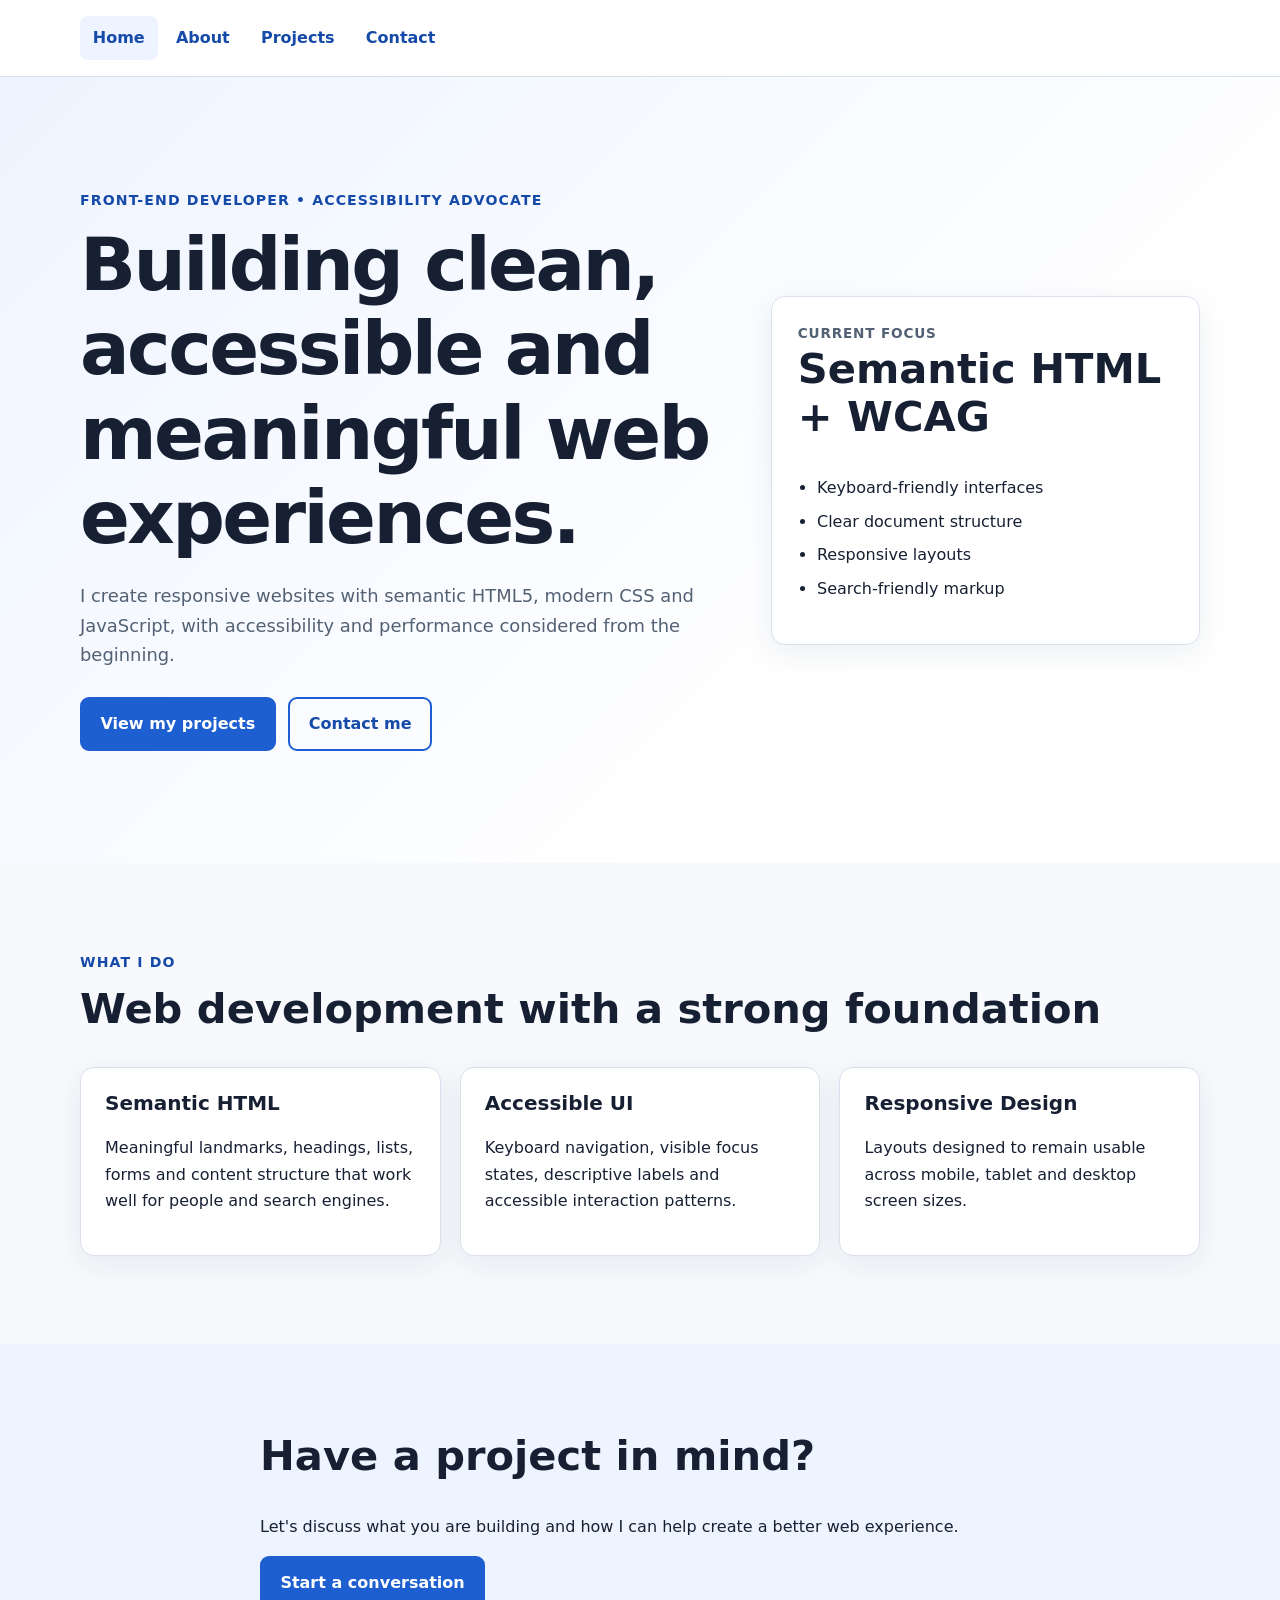
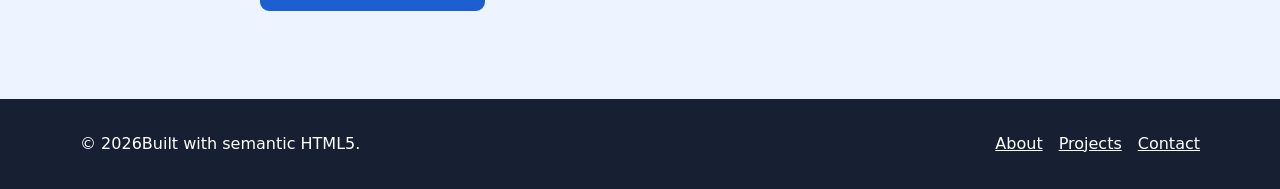
<file: index.html>
<!doctype html>
<html lang="en">
<head>
  <meta charset="utf-8">
  <meta name="viewport" content="width=device-width, initial-scale=1">
  <title>Your Name | Front-End Developer Portfolio</title>
  <meta name="description" content="Accessible personal portfolio of Your Name, a front-end developer focused on semantic HTML, responsive interfaces, and user-friendly web experiences.">
  <meta name="author" content="Your Name">
  <meta name="robots" content="index, follow">
  <meta name="theme-color" content="#2563eb">
  <link rel="canonical" href="https://example.com/">
  <link rel="stylesheet" href="style.css">
  <script src="script.js" defer></script>
  <script type="application/ld+json">
  {
    "@context": "https://schema.org",
    "@type": "Person",
    "name": "Your Name",
    "url": "https://example.com/",
    "jobTitle": "Front-End Developer",
    "sameAs": []
  }
  </script>
</head>
<body>
  <a class="skip-link" href="#main-content">Skip to main content</a>

  <header class="site-header">
    <div class="container header-inner">
      <!-- <a class="logo" href="index.html" aria-label="Your Name home">YN</a> -->

      <nav class="site-nav" aria-label="Primary navigation">
        <ul>
          <li><a href="index.html" aria-current="page">Home</a></li>
          <li><a href="about.html">About</a></li>
          <li><a href="projects.html">Projects</a></li>
          <li><a href="contact.html">Contact</a></li>
        </ul>
      </nav>
    </div>
  </header>

  <main id="main-content">
    <section class="hero" aria-labelledby="hero-title">
      <div class="container hero-grid">
        <div>
          <p class="eyebrow">Front-End Developer • Accessibility Advocate</p>
          <h1 id="hero-title">Building clean, accessible and meaningful web experiences.</h1>
          <p class="hero-text">
            I create responsive websites with semantic HTML5, modern CSS and JavaScript,
            with accessibility and performance considered from the beginning.
          </p>
          <div class="button-row">
            <a class="button" href="projects.html">View my projects</a>
            <a class="button button-secondary" href="contact.html">Contact me</a>
          </div>
        </div>

        <aside class="hero-card" aria-label="Portfolio highlights">
          <p class="card-label">Current focus</p>
          <h2>Semantic HTML + WCAG</h2>
          <ul class="check-list">
            <li>Keyboard-friendly interfaces</li>
            <li>Clear document structure</li>
            <li>Responsive layouts</li>
            <li>Search-friendly markup</li>
          </ul>
        </aside>
      </div>
    </section>

    <section class="section" aria-labelledby="services-title">
      <div class="container">
        <p class="eyebrow">What I do</p>
        <h2 id="services-title">Web development with a strong foundation</h2>

        <div class="card-grid">
          <article class="card">
            <h3>Semantic HTML</h3>
            <p>Meaningful landmarks, headings, lists, forms and content structure that work well for people and search engines.</p>
          </article>
          <article class="card">
            <h3>Accessible UI</h3>
            <p>Keyboard navigation, visible focus states, descriptive labels and accessible interaction patterns.</p>
          </article>
          <article class="card">
            <h3>Responsive Design</h3>
            <p>Layouts designed to remain usable across mobile, tablet and desktop screen sizes.</p>
          </article>
        </div>
      </div>
    </section>

    <section class="section section-muted" aria-labelledby="cta-title">
      <div class="container narrow">
        <h2 id="cta-title">Have a project in mind?</h2>
        <p>Let's discuss what you are building and how I can help create a better web experience.</p>
        <a class="button" href="contact.html">Start a conversation</a>
      </div>
    </section>
  </main>

  <footer class="site-footer">
    <div class="container footer-inner">
      <p>&copy; <span data-year></span>Built with semantic HTML5.</p>
      <nav aria-label="Footer navigation">
        <ul>
          <li><a href="about.html">About</a></li>
          <li><a href="projects.html">Projects</a></li>
          <li><a href="contact.html">Contact</a></li>
        </ul>
      </nav>
    </div>
  </footer>
</body>
</html>
</file>
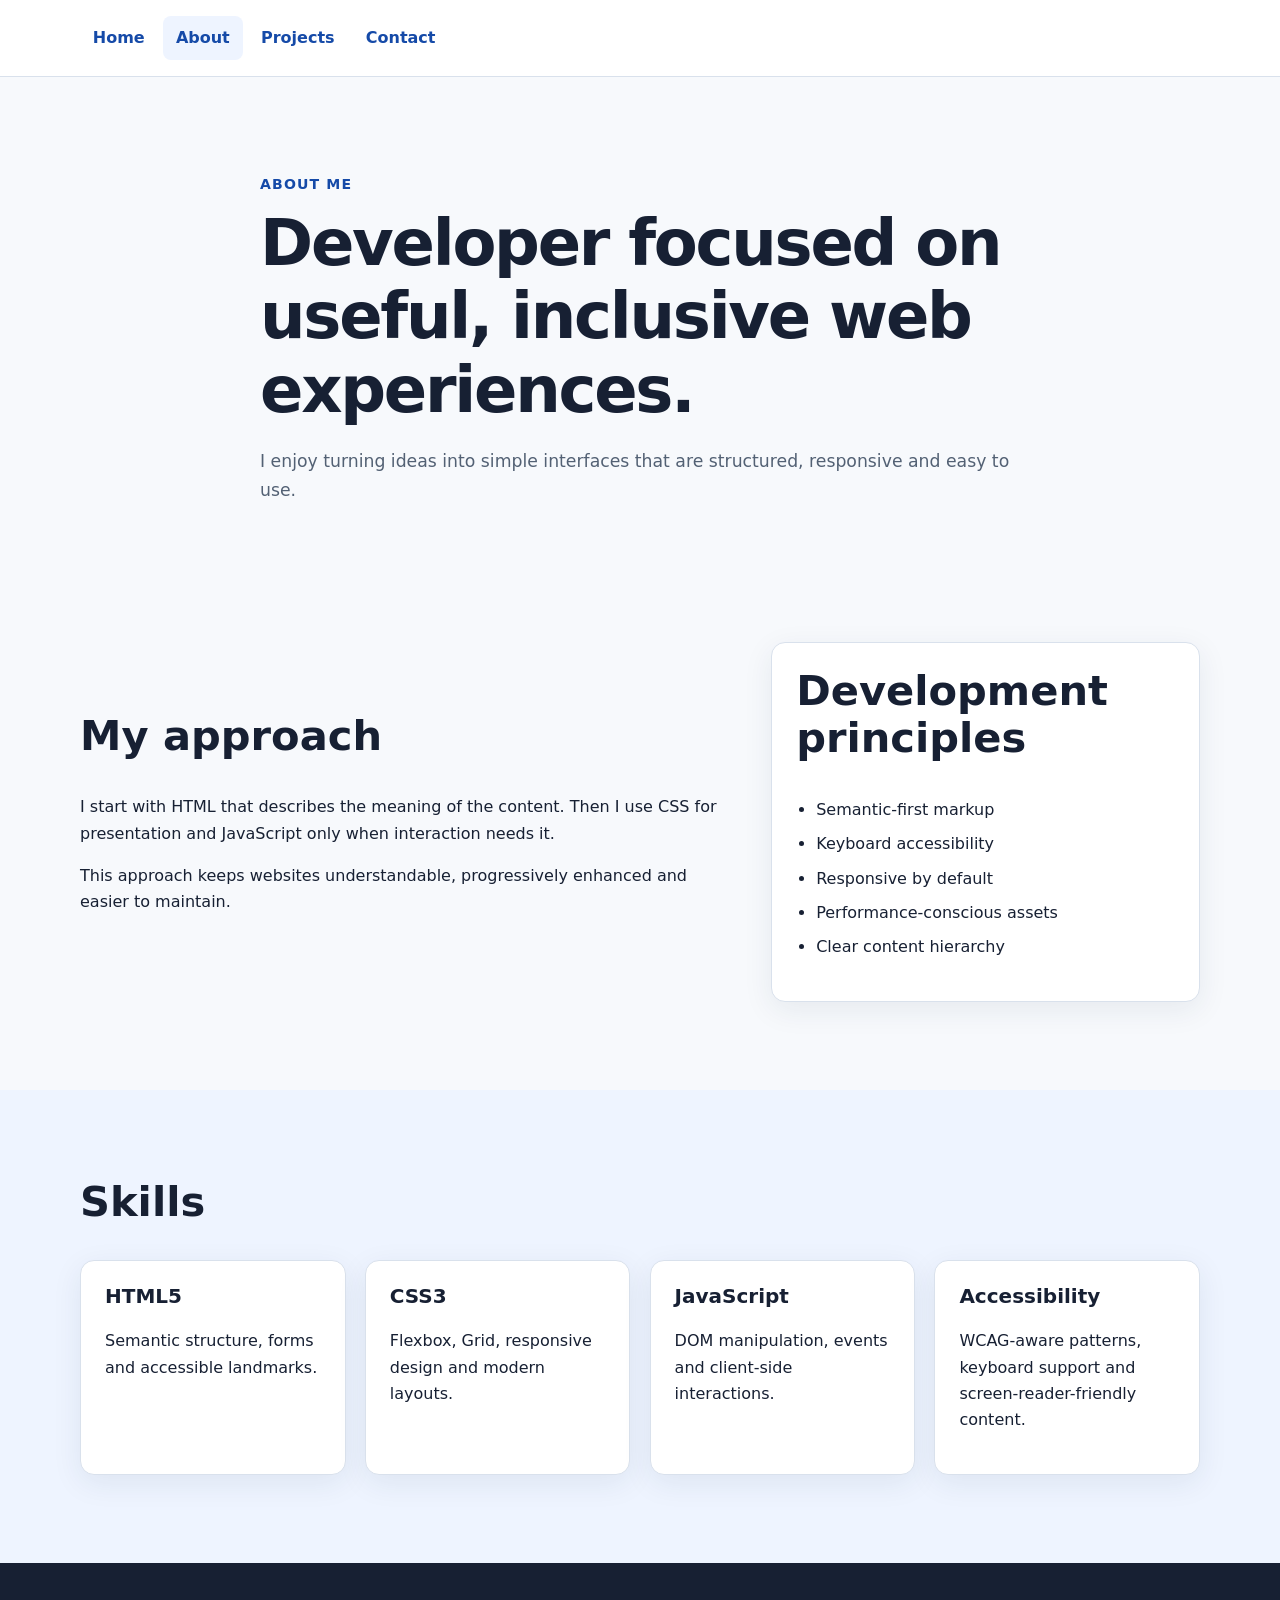
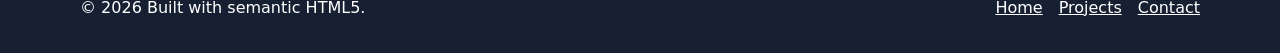
<file: about.html>
<!doctype html>
<html lang="en">
<head>
  <meta charset="utf-8">
  <meta name="viewport" content="width=device-width, initial-scale=1">
  <title>About | Your Name</title>
  <meta name="description" content="Learn about Your Name, a front-end developer who builds accessible, responsive and semantic web experiences.">
  <meta name="author" content="Your Name">
  <meta name="robots" content="index, follow">
  <meta name="theme-color" content="#2563eb">
  <link rel="canonical" href="https://example.com/about.html">
  <link rel="stylesheet" href="style.css">
  <script src="script.js" defer></script>
</head>
<body>
  <a class="skip-link" href="#main-content">Skip to main content</a>

  <header class="site-header">
    <div class="container header-inner">
      <!-- <a class="logo" href="index.html" aria-label="Your Name home">YN</a> -->
      <nav class="site-nav" aria-label="Primary navigation">
        <ul>
          <li><a href="index.html">Home</a></li>
          <li><a href="about.html" aria-current="page">About</a></li>
          <li><a href="projects.html">Projects</a></li>
          <li><a href="contact.html">Contact</a></li>
        </ul>
      </nav>
    </div>
  </header>

  <main id="main-content">
    <header class="page-header">
      <div class="container narrow">
        <p class="eyebrow">About me</p>
        <h1>Developer focused on useful, inclusive web experiences.</h1>
        <p>I enjoy turning ideas into simple interfaces that are structured, responsive and easy to use.</p>
      </div>
    </header>

    <section class="section" aria-labelledby="story-title">
      <div class="container content-grid">
        <article>
          <h2 id="story-title">My approach</h2>
          <p>I start with HTML that describes the meaning of the content. Then I use CSS for presentation and JavaScript only when interaction needs it.</p>
          <p>This approach keeps websites understandable, progressively enhanced and easier to maintain.</p>
        </article>

        <aside class="info-panel" aria-labelledby="principles-title">
          <h2 id="principles-title">Development principles</h2>
          <ul>
            <li>Semantic-first markup</li>
            <li>Keyboard accessibility</li>
            <li>Responsive by default</li>
            <li>Performance-conscious assets</li>
            <li>Clear content hierarchy</li>
          </ul>
        </aside>
      </div>
    </section>

    <section class="section section-muted" aria-labelledby="skills-title">
      <div class="container">
        <h2 id="skills-title">Skills</h2>
        <div class="skill-grid">
          <article class="card"><h3>HTML5</h3><p>Semantic structure, forms and accessible landmarks.</p></article>
          <article class="card"><h3>CSS3</h3><p>Flexbox, Grid, responsive design and modern layouts.</p></article>
          <article class="card"><h3>JavaScript</h3><p>DOM manipulation, events and client-side interactions.</p></article>
          <article class="card"><h3>Accessibility</h3><p>WCAG-aware patterns, keyboard support and screen-reader-friendly content.</p></article>
        </div>
      </div>
    </section>
  </main>

  <footer class="site-footer">
    <div class="container footer-inner">
      <p>&copy; <span data-year></span> Built with semantic HTML5.</p>
      <nav aria-label="Footer navigation">
        <ul>
          <li><a href="index.html">Home</a></li>
          <li><a href="projects.html">Projects</a></li>
          <li><a href="contact.html">Contact</a></li>
        </ul>
      </nav>
    </div>
  </footer>
</body>
</html>
</file>
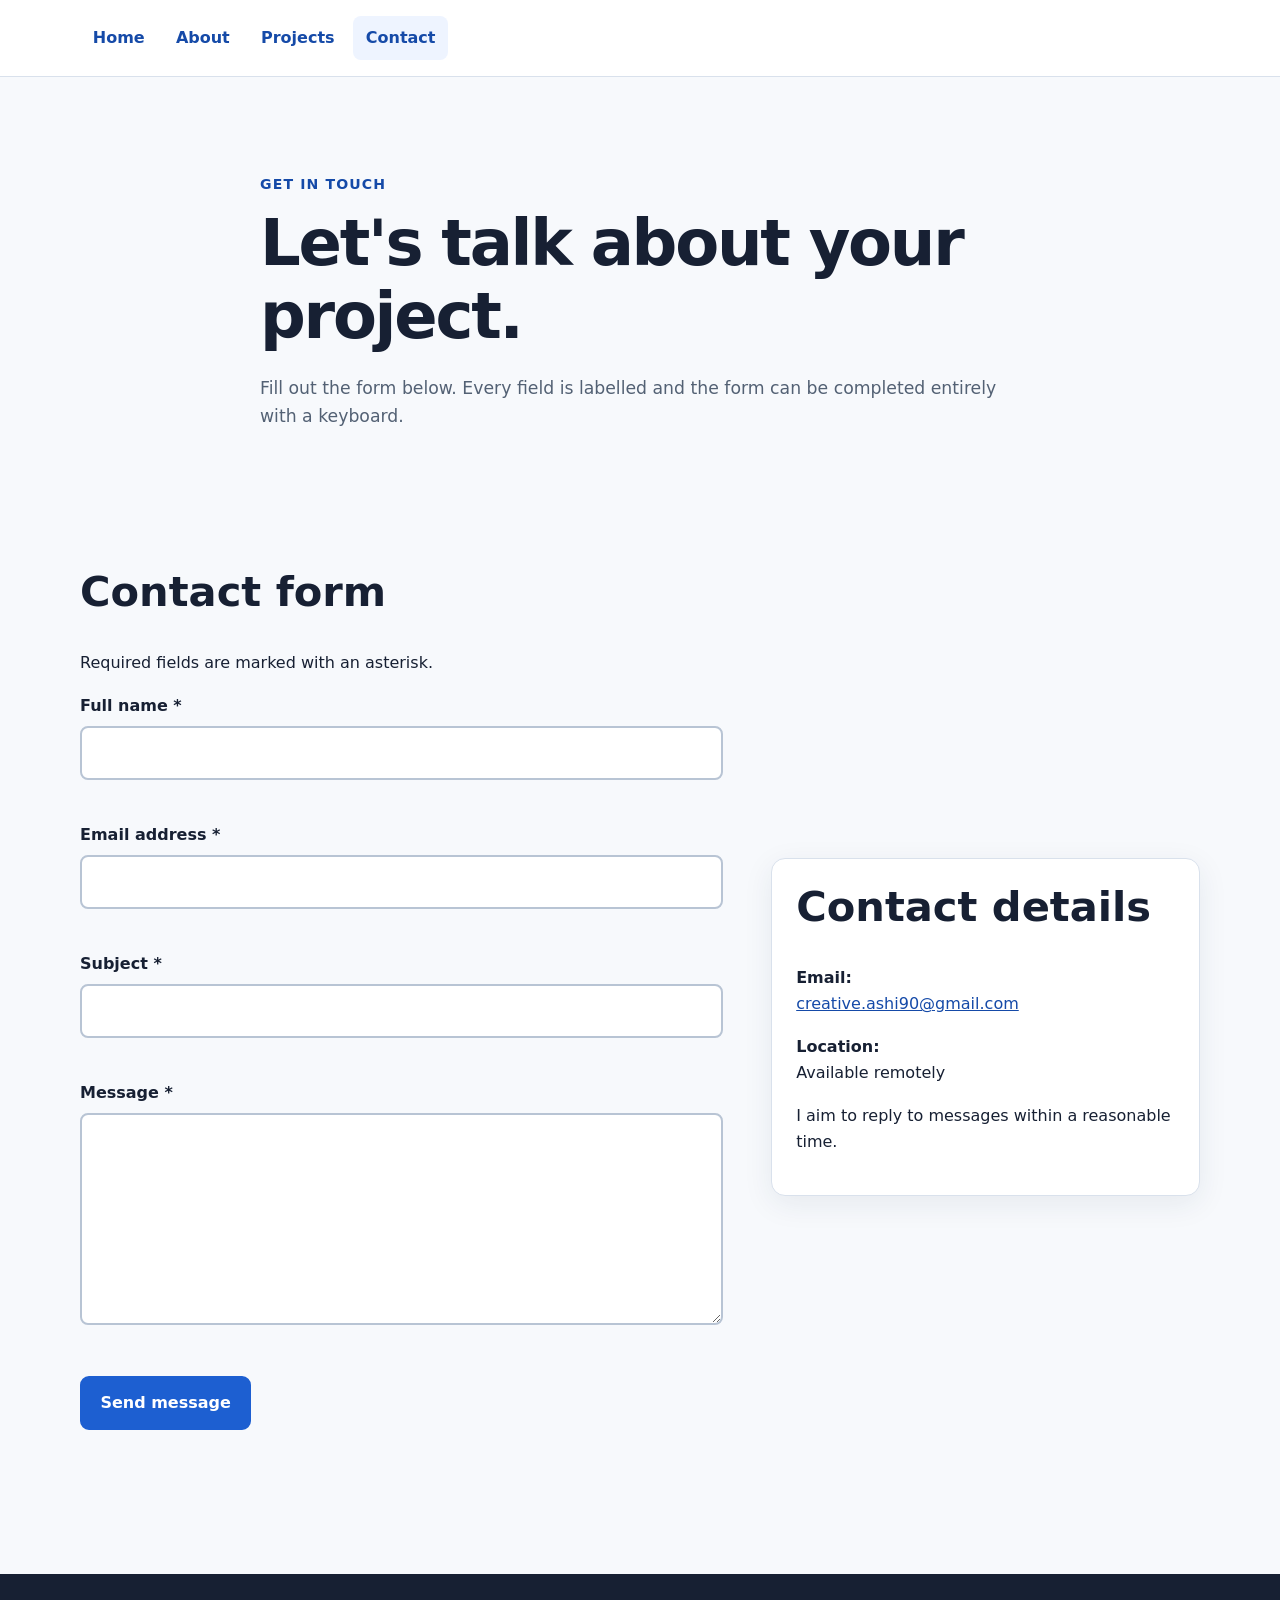
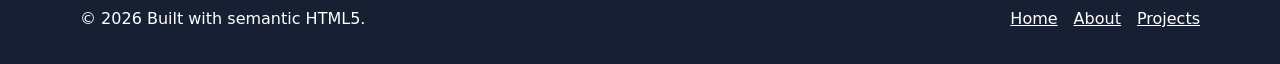
<file: contact.html>
<!doctype html>
<html lang="en">
<head>
  <meta charset="utf-8">
  <meta name="viewport" content="width=device-width, initial-scale=1">
  <title>Contact | </title>
  <meta name="description" content="Contact  about front-end development, accessible websites and responsive web projects.">
  <meta name="author" content="Ashish">
  <meta name="robots" content="index, follow">
  <meta name="theme-color" content="#2563eb">
  <link rel="canonical" href="https://example.com/contact.html">
  <link rel="stylesheet" href="style.css">
  <script src="script.js" defer></script>
</head>
<body>
  <a class="skip-link" href="#main-content">Skip to main content</a>

  <header class="site-header">
    <div class="container header-inner">
      <!-- <a class="logo" href="index.html" aria-label="Your Name home">YN</a> -->
      <nav class="site-nav" aria-label="Primary navigation">
        <ul>
          <li><a href="index.html">Home</a></li>
          <li><a href="about.html">About</a></li>
          <li><a href="projects.html">Projects</a></li>
          <li><a href="contact.html" aria-current="page">Contact</a></li>
        </ul>
      </nav>
    </div>
  </header>

  <main id="main-content">
    <header class="page-header">
      <div class="container narrow">
        <p class="eyebrow">Get in touch</p>
        <h1>Let's talk about your project.</h1>
        <p>Fill out the form below. Every field is labelled and the form can be completed entirely with a keyboard.</p>
      </div>
    </header>

    <section class="section" aria-labelledby="contact-title">
      <div class="container content-grid">
        <div>
          <h2 id="contact-title">Contact form</h2>
          <p id="form-help">Required fields are marked with an asterisk.</p>

          <form id="contact-form" action="#" method="post" novalidate aria-describedby="form-help">
            <div class="form-group">
              <label for="name">Full name <span aria-hidden="true">*</span></label>
              <input id="name" name="name" type="text" autocomplete="name" required aria-required="true">
              <p class="field-error" id="name-error"></p>
            </div>

            <div class="form-group">
              <label for="email">Email address <span aria-hidden="true">*</span></label>
              <input id="email" name="email" type="email" autocomplete="email" inputmode="email" required aria-required="true">
              <p class="field-error" id="email-error"></p>
            </div>

            <div class="form-group">
              <label for="subject">Subject <span aria-hidden="true">*</span></label>
              <input id="subject" name="subject" type="text" required aria-required="true">
              <p class="field-error" id="subject-error"></p>
            </div>

            <div class="form-group">
              <label for="message">Message <span aria-hidden="true">*</span></label>
              <textarea id="message" name="message" rows="7" minlength="10" required aria-required="true"></textarea>
              <p class="field-error" id="message-error"></p>
            </div>

            <button class="button" type="submit">Send message</button>
            <p id="form-status" class="form-status" role="status" aria-live="polite"></p>
          </form>
        </div>

        <aside class="info-panel" aria-labelledby="details-title">
          <h2 id="details-title">Contact details</h2>
          <address>
            <p><strong>Email:</strong><br><a href="mailto:creative.ashi90@gmail.com">creative.ashi90@gmail.com</a></p>
            <p><strong>Location:</strong><br>Available remotely</p>
          </address>
          <p>I aim to reply to messages within a reasonable time.</p>
        </aside>
      </div>
    </section>
  </main>

  <footer class="site-footer">
    <div class="container footer-inner">
      <p>&copy; <span data-year></span> Built with semantic HTML5.</p>
      <nav aria-label="Footer navigation">
        <ul>
          <li><a href="index.html">Home</a></li>
          <li><a href="about.html">About</a></li>
          <li><a href="projects.html">Projects</a></li>
        </ul>
      </nav>
    </div>
  </footer>
</body>
</html>
</file>
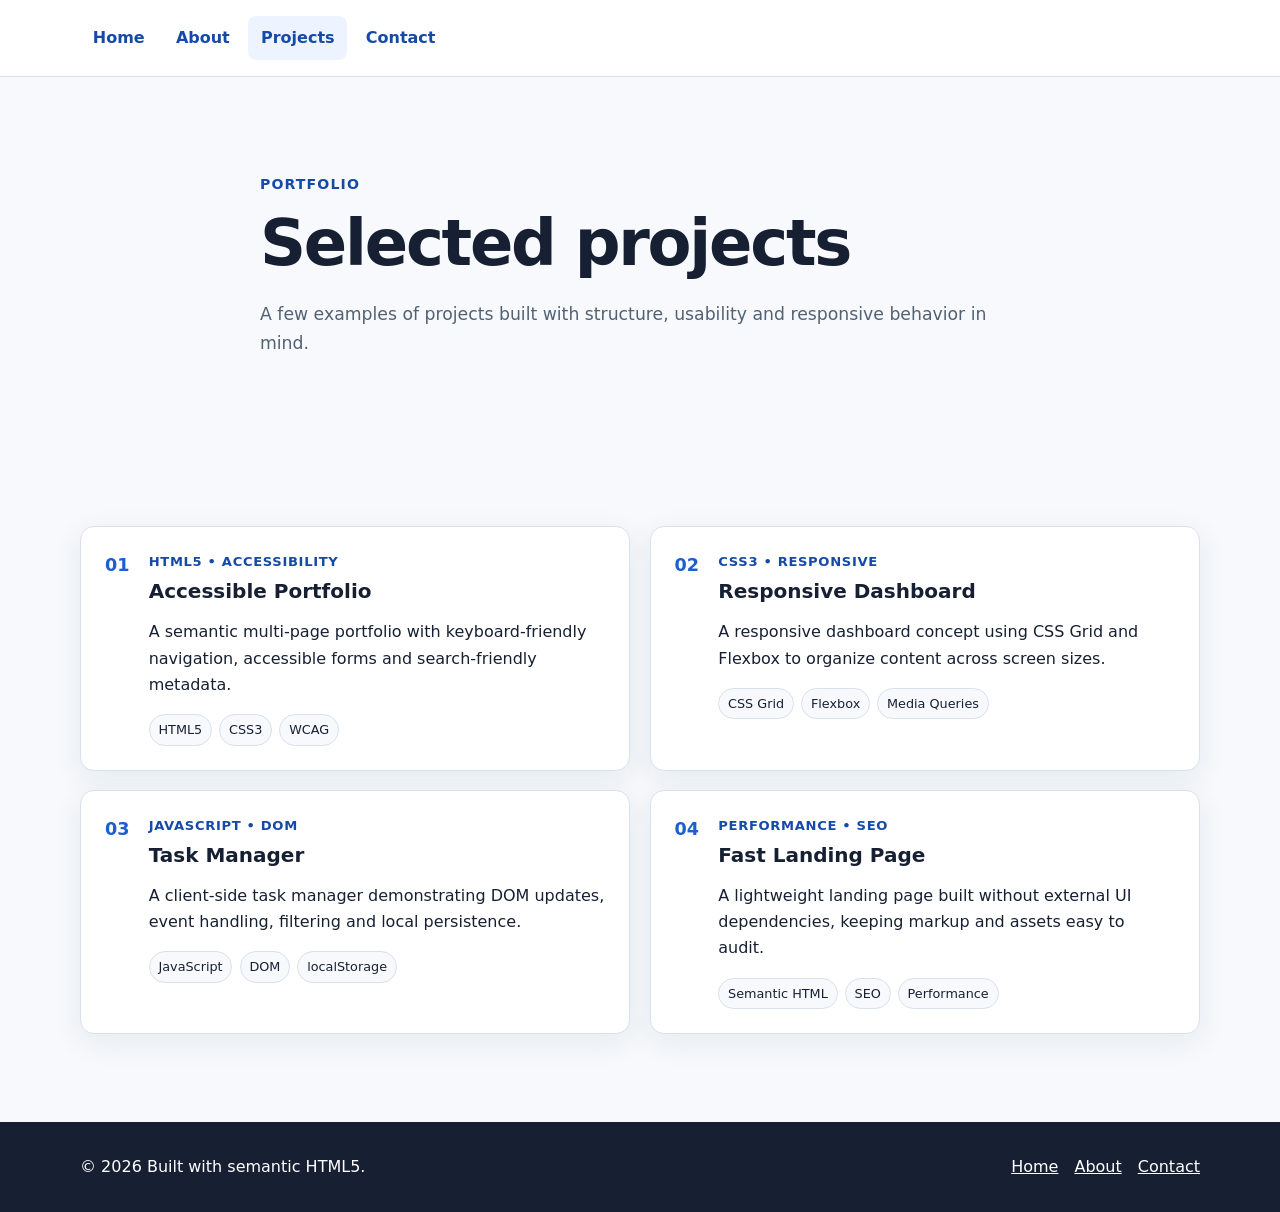
<file: projects.html>
<!doctype html>
<html lang="en">
<head>
  <meta charset="utf-8">
  <meta name="viewport" content="width=device-width, initial-scale=1">
  <title>Projects | Your Name</title>
  <meta name="description" content="Selected web development projects by Your Name, including accessible HTML, responsive CSS and JavaScript applications.">
  <meta name="author" content="Your Name">
  <meta name="robots" content="index, follow">
  <meta name="theme-color" content="#2563eb">
  <link rel="canonical" href="https://example.com/projects.html">
  <link rel="stylesheet" href="style.css">
  <script src="script.js" defer></script>
</head>
<body>
  <a class="skip-link" href="#main-content">Skip to main content</a>

  <header class="site-header">
    <div class="container header-inner">
      <!-- <a class="logo" href="index.html" aria-label="Your Name home">YN</a> -->
      <nav class="site-nav" aria-label="Primary navigation">
        <ul>
          <li><a href="index.html">Home</a></li>
          <li><a href="about.html">About</a></li>
          <li><a href="projects.html" aria-current="page">Projects</a></li>
          <li><a href="contact.html">Contact</a></li>
        </ul>
      </nav>
    </div>
  </header>

  <main id="main-content">
    <header class="page-header">
      <div class="container narrow">
        <p class="eyebrow">Portfolio</p>
        <h1>Selected projects</h1>
        <p>A few examples of projects built with structure, usability and responsive behavior in mind.</p>
      </div>
    </header>

    <section class="section" aria-labelledby="projects-title">
      <div class="container">
        <h2 id="projects-title" class="visually-hidden">Project list</h2>

        <div class="project-grid">
          <article class="project-card">
            <div class="project-number" aria-hidden="true">01</div>
            <div>
              <p class="tag">HTML5 • Accessibility</p>
              <h3>Accessible Portfolio</h3>
              <p>A semantic multi-page portfolio with keyboard-friendly navigation, accessible forms and search-friendly metadata.</p>
              <ul class="tag-list" aria-label="Technologies used">
                <li>HTML5</li><li>CSS3</li><li>WCAG</li>
              </ul>
            </div>
          </article>

          <article class="project-card">
            <div class="project-number" aria-hidden="true">02</div>
            <div>
              <p class="tag">CSS3 • Responsive</p>
              <h3>Responsive Dashboard</h3>
              <p>A responsive dashboard concept using CSS Grid and Flexbox to organize content across screen sizes.</p>
              <ul class="tag-list" aria-label="Technologies used">
                <li>CSS Grid</li><li>Flexbox</li><li>Media Queries</li>
              </ul>
            </div>
          </article>

          <article class="project-card">
            <div class="project-number" aria-hidden="true">03</div>
            <div>
              <p class="tag">JavaScript • DOM</p>
              <h3>Task Manager</h3>
              <p>A client-side task manager demonstrating DOM updates, event handling, filtering and local persistence.</p>
              <ul class="tag-list" aria-label="Technologies used">
                <li>JavaScript</li><li>DOM</li><li>localStorage</li>
              </ul>
            </div>
          </article>

          <article class="project-card">
            <div class="project-number" aria-hidden="true">04</div>
            <div>
              <p class="tag">Performance • SEO</p>
              <h3>Fast Landing Page</h3>
              <p>A lightweight landing page built without external UI dependencies, keeping markup and assets easy to audit.</p>
              <ul class="tag-list" aria-label="Technologies used">
                <li>Semantic HTML</li><li>SEO</li><li>Performance</li>
              </ul>
            </div>
          </article>
        </div>
      </div>
    </section>
  </main>

  <footer class="site-footer">
    <div class="container footer-inner">
      <p>&copy; <span data-year></span>  Built with semantic HTML5.</p>
      <nav aria-label="Footer navigation">
        <ul>
          <li><a href="index.html">Home</a></li>
          <li><a href="about.html">About</a></li>
          <li><a href="contact.html">Contact</a></li>
        </ul>
      </nav>
    </div>
  </footer>
</body>
</html>
</file>
<file: style.css>
/* Semantic Portfolio — accessible, dependency-free styles */

:root {
  --bg: #f7f9fc;
  --surface: #ffffff;
  --surface-muted: #eef4ff;
  --text: #172033;
  --muted: #536174;
  --primary: #1d5fd1;
  --primary-dark: #154aa8;
  --border: #d9e1ec;
  --focus: #f59e0b;
  --max-width: 1120px;
  --radius: 14px;
  --shadow: 0 8px 30px rgba(24, 45, 80, 0.08);
}

* { box-sizing: border-box; }

html { scroll-behavior: smooth; }

body {
  margin: 0;
  background: var(--bg);
  color: var(--text);
  font-family: system-ui, -apple-system, BlinkMacSystemFont, "Segoe UI", sans-serif;
  line-height: 1.65;
}

img { max-width: 100%; height: auto; }

a { color: var(--primary-dark); }

a:hover { text-decoration-thickness: 2px; }

:focus-visible {
  outline: 3px solid var(--focus);
  outline-offset: 3px;
}

.skip-link {
  position: fixed;
  top: 0.75rem;
  left: 0.75rem;
  z-index: 100;
  padding: 0.7rem 1rem;
  background: var(--text);
  color: #fff;
  border-radius: 8px;
  transform: translateY(-160%);
}

.skip-link:focus { transform: translateY(0); }

.container {
  width: min(100% - 2rem, var(--max-width));
  margin-inline: auto;
}

.narrow { max-width: 760px; }

.site-header {
  background: var(--surface);
  border-bottom: 1px solid var(--border);
  position: sticky;
  top: 0;
  z-index: 50;
}

.header-inner {
  min-height: 76px;
  display: flex;
  align-items: center;
  justify-content: space-between;
  gap: 1.5rem;
}

.logo {
  display: grid;
  place-items: center;
  width: 46px;
  height: 46px;
  border-radius: 12px;
  background: var(--primary);
  color: #fff;
  font-weight: 800;
  text-decoration: none;
  letter-spacing: 0.04em;
}

.site-nav ul,
.footer-inner nav ul,
.tag-list {
  list-style: none;
  padding: 0;
  margin: 0;
}

.site-nav ul {
  display: flex;
  flex-wrap: wrap;
  gap: 0.35rem;
}

.site-nav a {
  display: block;
  padding: 0.55rem 0.8rem;
  border-radius: 8px;
  text-decoration: none;
  font-weight: 650;
}

.site-nav a:hover,
.site-nav a[aria-current="page"] {
  background: var(--surface-muted);
  color: var(--primary-dark);
}

.hero {
  padding: clamp(4rem, 9vw, 7rem) 0;
  background: linear-gradient(135deg, #eef4ff 0%, #ffffff 70%);
}

.hero-grid,
.content-grid {
  display: grid;
  grid-template-columns: 1.5fr 1fr;
  gap: 3rem;
  align-items: center;
}

.eyebrow {
  margin: 0 0 0.65rem;
  color: var(--primary-dark);
  font-size: 0.88rem;
  font-weight: 800;
  letter-spacing: 0.08em;
  text-transform: uppercase;
}

h1, h2, h3 {
  line-height: 1.15;
  margin-top: 0;
}

h1 {
  max-width: 850px;
  margin-bottom: 1.25rem;
  font-size: clamp(2.35rem, 6vw, 4.6rem);
  letter-spacing: -0.035em;
}

h2 { font-size: clamp(1.8rem, 4vw, 2.6rem); }
h3 { font-size: 1.25rem; }

.hero-text {
  max-width: 680px;
  color: var(--muted);
  font-size: 1.12rem;
}

.button-row {
  display: flex;
  flex-wrap: wrap;
  gap: 0.8rem;
  margin-top: 1.7rem;
}

.button {
  display: inline-block;
  border: 2px solid var(--primary);
  border-radius: 9px;
  padding: 0.75rem 1.15rem;
  background: var(--primary);
  color: #fff;
  font: inherit;
  font-weight: 750;
  text-decoration: none;
  cursor: pointer;
}

.button:hover {
  background: var(--primary-dark);
  border-color: var(--primary-dark);
  color: #fff;
}

.button-secondary {
  background: transparent;
  color: var(--primary-dark);
}

.button-secondary:hover { background: var(--surface-muted); color: var(--primary-dark); }

.hero-card,
.card,
.project-card,
.info-panel {
  background: var(--surface);
  border: 1px solid var(--border);
  border-radius: var(--radius);
  box-shadow: var(--shadow);
}

.hero-card { padding: 1.6rem; }

.card-label {
  margin: 0;
  color: var(--muted);
  font-size: 0.85rem;
  font-weight: 750;
  text-transform: uppercase;
  letter-spacing: 0.06em;
}

.check-list { padding-left: 1.2rem; }

.check-list li + li { margin-top: 0.45rem; }

.section { padding: clamp(3.5rem, 7vw, 5.5rem) 0; }

.section-muted {
  background: var(--surface-muted);
}

.card-grid,
.skill-grid,
.project-grid {
  display: grid;
  grid-template-columns: repeat(3, 1fr);
  gap: 1.2rem;
  margin-top: 2rem;
}

.card { padding: 1.5rem; }

.page-header {
  padding: clamp(3.5rem, 8vw, 6rem) 0 2rem;
}

.page-header h1 {
  font-size: clamp(2.2rem, 5vw, 4rem);
}

.page-header p:last-child { color: var(--muted); font-size: 1.08rem; }

.info-panel { padding: 1.5rem; }

.info-panel ul { padding-left: 1.25rem; }

.info-panel li + li { margin-top: 0.5rem; }

.skill-grid { grid-template-columns: repeat(4, 1fr); }

.project-grid { grid-template-columns: repeat(2, 1fr); }

.project-card {
  padding: 1.5rem;
  display: grid;
  grid-template-columns: auto 1fr;
  gap: 1.2rem;
}

.project-number {
  font-weight: 850;
  color: var(--primary);
  font-size: 1.1rem;
}

.project-card h3 { margin-bottom: 0.55rem; }

.tag {
  margin: 0 0 0.45rem;
  color: var(--primary-dark);
  font-size: 0.82rem;
  font-weight: 800;
  text-transform: uppercase;
  letter-spacing: 0.05em;
}

.tag-list {
  display: flex;
  flex-wrap: wrap;
  gap: 0.45rem;
  margin-top: 1rem;
}

.tag-list li {
  padding: 0.25rem 0.55rem;
  border: 1px solid var(--border);
  border-radius: 999px;
  background: var(--bg);
  font-size: 0.8rem;
}

form { max-width: 680px; }

.form-group { margin-bottom: 1.15rem; }

label {
  display: block;
  margin-bottom: 0.4rem;
  font-weight: 700;
}

input,
textarea {
  width: 100%;
  border: 2px solid #b8c4d4;
  border-radius: 8px;
  padding: 0.75rem 0.85rem;
  background: #fff;
  color: var(--text);
  font: inherit;
}

textarea { resize: vertical; }

input:focus,
textarea:focus { border-color: var(--primary); }

input[aria-invalid="true"],
textarea[aria-invalid="true"] { border-color: #b42318; }

.field-error {
  min-height: 1.35em;
  margin: 0.25rem 0 0;
  color: #b42318;
  font-size: 0.9rem;
}

.form-status {
  min-height: 1.5em;
  margin-top: 1rem;
  font-weight: 700;
}

address { font-style: normal; }

.site-footer {
  padding: 2rem 0;
  background: #172033;
  color: #fff;
}

.site-footer a { color: #fff; }

.footer-inner {
  display: flex;
  align-items: center;
  justify-content: space-between;
  gap: 1rem;
}

.footer-inner p { margin: 0; }

.footer-inner nav ul {
  display: flex;
  flex-wrap: wrap;
  gap: 1rem;
}

.visually-hidden {
  position: absolute !important;
  width: 1px !important;
  height: 1px !important;
  padding: 0 !important;
  margin: -1px !important;
  overflow: hidden !important;
  clip: rect(0, 0, 0, 0) !important;
  white-space: nowrap !important;
  border: 0 !important;
}

@media (max-width: 800px) {
  .header-inner,
  .footer-inner {
    align-items: flex-start;
    flex-direction: column;
    padding-block: 0.9rem;
  }

  .hero-grid,
  .content-grid,
  .card-grid,
  .skill-grid,
  .project-grid {
    grid-template-columns: 1fr;
  }

  .site-nav ul { gap: 0.15rem; }
  .site-nav a { padding: 0.45rem 0.55rem; }
}

@media (prefers-reduced-motion: reduce) {
  html { scroll-behavior: auto; }
  *, *::before, *::after { transition-duration: 0.01ms !important; animation-duration: 0.01ms !important; }
}
</file>
